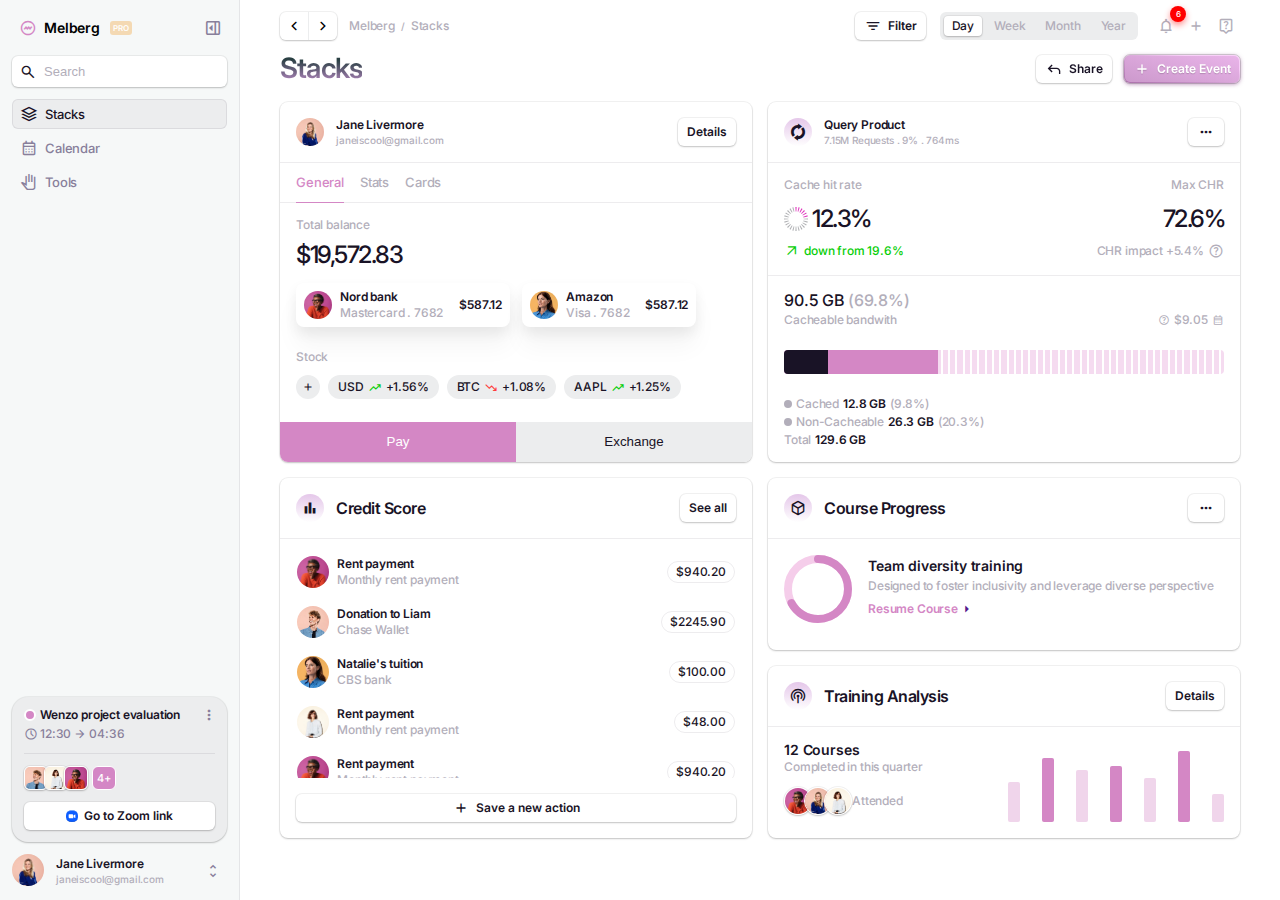
<file: app.html>
<!DOCTYPE html>
<html lang="en">
<head>
    <meta charset="UTF-8">
    <meta name="viewport" content="width=device-width, initial-scale=1.0">
    <title>Side Navigation Menu</title>
    <link rel="stylesheet" href="styleuiseven.css">
    <link rel="preconnect" href="https://fonts.googleapis.com">
    <link rel="preconnect" href="https://fonts.gstatic.com" crossorigin>
    <link href="https://fonts.googleapis.com/css2?family=Inter:ital,opsz,wght@0,14..32,100..900;1,14..32,100..900&display=swap" rel="stylesheet">

</head>
<body>

    <div id="profileDialogtwo" class="popup_one hidedialog">
        <div id="dim_filter" class="popup_dim"></div>
        <div class="profilemore zi_120 porel">
                            <div class="profilemore_section">
                                <a href="" class="profilemore_list">
                                    <div class="profilemore_list_left">
                                        <div class="profilemore_pp bgc_grey">N</div>
                                        <div class="profilemore_text">
                                            <p>Nora Jones</p>
                                            <p class="profilemore_text_light">@nora.dsgn</p>
                                        </div>
                                    </div>
                                    <div class="profilemore_list_right">
                                        <span class="material-symbols-outlined size-18 c_blue">check</span>
                                    </div>
                                </a>
                                <!-- list --- -->
                                <a href="" class="profilemore_list">
                                    <div class="profilemore_list_left">
                                        <div class="profilemore_pp bgc_green">R</div>
                                        <div class="profilemore_text">
                                            <p>Ruben Amorim</p>
                                            <p class="profilemore_text_light">@amorim.utd</p>
                                        </div>
                                    </div>
                                    <div class="profilemore_list_right"></div>
                                </a>
                            </div>
                            <!-- ----SECTIONS---------------- -->
                            <div class="profilemore_section">
                                <a href="" class="profilemore_list dropdown_on">
                                    <div class="profilemore_list_left">
                                        <!-- <div class="profilemore_pp">N</div> -->
                                        <span class="material-symbols-outlined size-18">calendar_month</span>
                                        <div class="profilemore_text">
                                            <p>Themes</p>
                                            <!-- <p class="profilemore_text_light">@nora.dsgn</p> -->
                                        </div>
                                    </div>
                                    <div class="profilemore_list_right porel ">

                                        <div class="profilemore_sub1">
                                            <div class="profilemore_section no_border">
                                                <div class="profilemore_list">
                                                    <div class="profilemore_list_left">
                                                        <span class="material-symbols-outlined size-18">calendar_month</span>
                                                        <div class="profilemore_text">
                                                            <p>Themes</p>
                                                        </div>
                                                    </div>
                                                    <div class="profilemore_list_right"></div>
                                                </div>
                                                <div class="profilemore_list">
                                                    <div class="profilemore_list_left">
                                                        <span class="material-symbols-outlined size-18">calendar_month</span>
                                                        <div class="profilemore_text">
                                                            <p>Themes</p>
                                                        </div>
                                                    </div>
                                                    <div class="profilemore_list_right"></div>
                                                </div>
                                            </div>
                                        </div>

                                        <span class="material-symbols-outlined size-18">chevron_forward</span>
                                    </div>
                                </a>
                                <!-- --- -->
                                <a href="" class="profilemore_list">
                                    <div class="profilemore_list_left">
                                        <!-- <div class="profilemore_pp">N</div> -->
                                        <span class="material-symbols-outlined size-18">settings</span>
                                        <div class="profilemore_text">
                                            <p>Settings</p>
                                            <!-- <p class="profilemore_text_light">@nora.dsgn</p> -->
                                        </div>
                                    </div>
                                    <div class="profilemore_list_right"></div>
                                </a>
                            </div>
                            <!-- ------SECTIONS-------------- -->
                            <div class="profilemore_section">
                                <a href="" class="profilemore_list">
                                    <div class="profilemore_list_left">
                                        <!-- <div class="profilemore_pp">N</div> -->
                                        <span class="material-symbols-outlined size-18">globe</span>
                                        <div class="profilemore_text">
                                            <p>Community profile</p>
                                            <!-- <p class="profilemore_text_light">@nora.dsgn</p> -->
                                        </div>
                                    </div>
                                    <div class="profilemore_list_right">
                                        <!-- <span class="material-symbols-outlined size-18">chevron_forward</span> -->
                                    </div>
                                </a>
                            </div>
                            <!-- -------SECTIONS------------- -->
                            <div class="profilemore_section no_border bgc_grey_thin br_bottom">
                                <a href="" class="profilemore_list">
                                    <div class="profilemore_list_left">
                                        <!-- <div class="profilemore_pp">N</div> -->
                                        <span class="material-symbols-outlined size-18">add</span>
                                        <div class="profilemore_text">
                                            <p>Add an existing account</p>
                                            <!-- <p class="profilemore_text_light">@nora.dsgn</p> -->
                                        </div>
                                    </div>
                                    <div class="profilemore_list_right">
                                        <!-- <span class="material-symbols-outlined size-18">chevron_forward</span> -->
                                    </div>
                                </a>
                                <!-- ------------------ -->
                                <a href="" class="profilemore_list">
                                    <div class="profilemore_list_left">
                                        <!-- <div class="profilemore_pp">N</div> -->
                                        <span class="material-symbols-outlined size-18">person</span>
                                        <div class="profilemore_text">
                                            <p>Manage accounts</p>
                                            <!-- <p class="profilemore_text_light">@nora.dsgn</p> -->
                                        </div>
                                    </div>
                                    <div class="profilemore_list_right">
                                        <!-- <span class="material-symbols-outlined size-18">chevron_forward</span> -->
                                    </div>
                                </a>
                                <!-- ------------------ -->
                                <a href="login.html" class="profilemore_list">
                                    <div class="profilemore_list_left">
                                        <!-- <div class="profilemore_pp">N</div> -->
                                        <span class="material-symbols-outlined size-18">logout</span>
                                        <div class="profilemore_text">
                                            <p>Log Out</p>
                                            <!-- <p class="profilemore_text_light">@nora.dsgn</p> -->
                                        </div>
                                    </div>
                                    <div class="profilemore_list_right">
                                        <!-- <span class="material-symbols-outlined size-18">chevron_forward</span> -->
                                    </div>
                                </a>
                            </div>
                        </div>
    </div>

    <div class="main-display">
        <div id="snackbarCopied" class="snackbar_copied">
            <span class="material-symbols-outlined size-16 c_green">check_circle</span>
            <p>Copied successfully</p>
        </div>
        
        <div class="side">



            

            <div class="side-top">

                <!-- logo -->
                <div class="side-top-logo">
                    <a href="index.html" class="logo">
                        <div class="logo-icon flex-c">
                            <span class="material-symbols-outlined size-18">error_med</span>
                         </div>
                        <p>Melberg</p>
                        <div class="pro">
                            <p>pro</p>
                        </div>
                    </a>
                    <!-- --- -->
                    <a href="" class="icon-wrap">
                        <span class="material-symbols-outlined size-20">right_panel_open</span>
                    </a>
                </div>

                <!-- search -->
                <div class="side-top-search">
                    <input type="type" name="search" placeholder="Search">
                    <div class="input-icon">
                        <span class="material-symbols-outlined size-18">search</span>
                    </div>
                </div>

                <!-- nav menu -->
                <nav class="side-top-nav">
                        <a class="nav-item active">
                            <div class="icon-wrap-plain">
                                <span class="material-symbols-outlined size-18">stacks</span>
                            </div>
                            <p>Stacks</p>
                        </a>
                        <!-- -- -->
                        <a class="nav-item">
                            <div class="icon-wrap-plain">
                                <span class="material-symbols-outlined size-18">calendar_month</span>
                            </div>
                            <p>Calendar</p>
                        </a>
                        <!-- --- -->
                        <a class="nav-item">
                            <div class="icon-wrap-plain">
                                <span class="material-symbols-outlined size-18">pan_tool</span>
                            </div>
                            <p>Tools</p>
                        </a>
                </nav>

            </div>
            <div class="side-bot">
                <div class="side-bot-card">
                    <div class="card_head">
                        <div class="schedule_info">
                            <div class="schedule_title">
                                <div class="bullet"></div>
                                <!-- <span class="material-symbols-outlined size-14">radio_button_unchecked</span> -->
                                <p>Wenzo project evaluation</p>
                            </div>
                            <div class="schedule_time">
                                <span class="material-symbols-outlined size-14">schedule</span>
                                <p>12:30</p>
                                <span class="material-symbols-outlined size-14">arrow_forward</span>
                                <p>04:36</p>
                            </div>
                        </div>
                        <a href="" class="icon-wrap icon-abs-r">
                            <span class="material-symbols-outlined size-18">more_vert</span>
                        </a>
                    </div>

                    <!-- members -->
                    <div class="card_members">
                        <img class="ml-0" src="photos/pp1.jpg">
                        <img src="photos/pp5.jpg">
                        <img src="photos/pp3.jpg">
                        <a href="" class="members_more">
                            <p>4+</p>
                        </a>
                    </div>

                    <!-- cta -->
                    <div class="card_cta">
                        <button class="btn-regular-w w-100">
                            <div>
                                <img src="zoomicon.svg">
                                <p>Go to Zoom link</p>
                            </div>
                        </button>
                    </div>
                </div>
                <div class="side-bot-user">
                    <div class="user_info">
                        <div class="user_pp">
                            <!-- <div class="dot_notif"></div> -->
                            <img src="photos/pp4.jpg">
                        </div>
                        <div class="user_names">
                            <p class="user_fullname">Jane Livermore</p>
                            <p class="user_handle">janeiscool@gmail.com</p>
                        </div>
                    </div>
                    <div class="porel">
                        <a id="profileButton" class="icon-wrap">
                            <span class="material-symbols-outlined size-18">unfold_more</span>
                        </a>

                        <!-- PROFILE MORE -->
                        <div class="profilemore hidedialog" id="profileDialog">
                            <div class="profilemore_section">
                                <a href="" class="profilemore_list">
                                    <div class="profilemore_list_left">
                                        <div class="profilemore_pp bgc_grey">N</div>
                                        <div class="profilemore_text">
                                            <p>Nora Jones</p>
                                            <p class="profilemore_text_light">@nora.dsgn</p>
                                        </div>
                                    </div>
                                    <div class="profilemore_list_right">
                                        <span class="material-symbols-outlined size-18 c_blue">check</span>
                                    </div>
                                </a>
                                <!-- list --- -->
                                <a href="" class="profilemore_list">
                                    <div class="profilemore_list_left">
                                        <div class="profilemore_pp bgc_green">R</div>
                                        <div class="profilemore_text">
                                            <p>Ruben Amorim</p>
                                            <p class="profilemore_text_light">@amorim.utd</p>
                                        </div>
                                    </div>
                                    <div class="profilemore_list_right"></div>
                                </a>
                            </div>
                            <!-- ----SECTIONS---------------- -->
                            <div class="profilemore_section">
                                <a href="" class="profilemore_list dropdown_on">
                                    <div class="profilemore_list_left">
                                        <!-- <div class="profilemore_pp">N</div> -->
                                        <span class="material-symbols-outlined size-18">calendar_month</span>
                                        <div class="profilemore_text">
                                            <p>Themes</p>
                                            <!-- <p class="profilemore_text_light">@nora.dsgn</p> -->
                                        </div>
                                    </div>
                                    <div class="profilemore_list_right porel ">

                                        <div class="profilemore_sub1">
                                            <div class="profilemore_section no_border">
                                                <div class="profilemore_list">
                                                    <div class="profilemore_list_left">
                                                        <span class="material-symbols-outlined size-18">calendar_month</span>
                                                        <div class="profilemore_text">
                                                            <p>Themes</p>
                                                        </div>
                                                    </div>
                                                    <div class="profilemore_list_right"></div>
                                                </div>
                                                <div class="profilemore_list">
                                                    <div class="profilemore_list_left">
                                                        <span class="material-symbols-outlined size-18">calendar_month</span>
                                                        <div class="profilemore_text">
                                                            <p>Themes</p>
                                                        </div>
                                                    </div>
                                                    <div class="profilemore_list_right"></div>
                                                </div>
                                            </div>
                                        </div>

                                        <span class="material-symbols-outlined size-18">chevron_forward</span>
                                    </div>
                                </a>
                                <!-- --- -->
                                <a href="" class="profilemore_list">
                                    <div class="profilemore_list_left">
                                        <!-- <div class="profilemore_pp">N</div> -->
                                        <span class="material-symbols-outlined size-18">settings</span>
                                        <div class="profilemore_text">
                                            <p>Settings</p>
                                            <!-- <p class="profilemore_text_light">@nora.dsgn</p> -->
                                        </div>
                                    </div>
                                    <div class="profilemore_list_right">
                                        <label class="switch"> 
                                            <input type="checkbox"> 
                                            <span class="slider"></span>
                                        </label>
                                    </div>
                                </a>
                            </div>
                            <!-- ------SECTIONS-------------- -->
                            <div class="profilemore_section">
                                <a href="" class="profilemore_list">
                                    <div class="profilemore_list_left">
                                        <!-- <div class="profilemore_pp">N</div> -->
                                        <span class="material-symbols-outlined size-18">globe</span>
                                        <div class="profilemore_text">
                                            <p>Community profile</p>
                                            <!-- <p class="profilemore_text_light">@nora.dsgn</p> -->
                                        </div>
                                    </div>
                                    <div class="profilemore_list_right">
                                        <!-- <span class="material-symbols-outlined size-18">chevron_forward</span> -->
                                    </div>
                                </a>
                            </div>
                            <!-- -------SECTIONS------------- -->
                            <div class="profilemore_section no_border bgc_grey_thin br_bottom">
                                <a href="" class="profilemore_list">
                                    <div class="profilemore_list_left">
                                        <!-- <div class="profilemore_pp">N</div> -->
                                        <span class="material-symbols-outlined size-18">add</span>
                                        <div class="profilemore_text">
                                            <p>Add an existing account</p>
                                            <!-- <p class="profilemore_text_light">@nora.dsgn</p> -->
                                        </div>
                                    </div>
                                    <div class="profilemore_list_right">
                                        <!-- <span class="material-symbols-outlined size-18">chevron_forward</span> -->
                                    </div>
                                </a>
                                <!-- ------------------ -->
                                <a href="" class="profilemore_list">
                                    <div class="profilemore_list_left">
                                        <!-- <div class="profilemore_pp">N</div> -->
                                        <span class="material-symbols-outlined size-18">person</span>
                                        <div class="profilemore_text">
                                            <p>Manage accounts</p>
                                            <!-- <p class="profilemore_text_light">@nora.dsgn</p> -->
                                        </div>
                                    </div>
                                    <div class="profilemore_list_right">
                                        <!-- <span class="material-symbols-outlined size-18">chevron_forward</span> -->
                                    </div>
                                </a>
                                <!-- ------------------ -->
                                <a href="../uinine/index.html" class="profilemore_list">
                                    <div class="profilemore_list_left">
                                        <!-- <div class="profilemore_pp">N</div> -->
                                        <span class="material-symbols-outlined size-18">logout</span>
                                        <div class="profilemore_text">
                                            <p>Log Out</p>
                                            <!-- <p class="profilemore_text_light">@nora.dsgn</p> -->
                                        </div>
                                    </div>
                                    <div class="profilemore_list_right">
                                        <!-- <span class="material-symbols-outlined size-18">chevron_forward</span> -->
                                    </div>
                                </a>
                            </div>
                        </div>
                        <!-- PROFILE MORE END -->
                    </div>
                    
                </div>
            </div>
            
        </div>


<!-- STAGE-------------------------------------------- -->
        <div class="stage">

            

            <!-- top part: breadcrumb,toggles, etc -->
            <div class="container">
                <div class="stage_top">

                    <!-- left -->
                    <div class="stage-top-left">

                        <!-- next-backtoggle -->
                        <div class="next_back">
                            <button class="btn-toggle-wrapped">
                                <span class="material-symbols-outlined size-18">chevron_backward</span>
                            </button>
                            <button class="btn-toggle-wrapped">
                                <span class="material-symbols-outlined size-18">chevron_forward</span>
                            </button>
                        </div>

                        <!-- breadcrumb -->
                        <div class="breadcrumb">
                            <a href="" class="">Melberg</a>
                            <p>/</p>
                            <a href="" class="">Stacks</a>
                        </div>

                    </div>

                    <!-- center -->
                    <div class="stage-top-center"></div>

                    <!-- right -->
                    <div class="stage-top-right">

                        <button id="filterButton" class="btn-regular-w">
                            <div>
                                <span href="" class="material-symbols-outlined size-18">filter_list</span>
                                <p>Filter</p>
                            </div>
                        </button>

                        <div class="date_switcher">
                            <a class="switch_list switch_active">Day</a>
                            <a class="switch_list">Week</a>
                            <a class="switch_list">Month</a>
                            <a class="switch_list">Year</a>
                        </div>

                        <a href="" class="icon-wrap-2">
                            <div class="dot_notif">
                                <p>6</p>
                            </div>
                            <span href="" class="material-symbols-outlined size-18">notifications</span>
                        </a>
                        <a href="" class="icon-wrap-2">
                            <span href="" class="material-symbols-outlined size-18">add</span>
                        </a>
                        <a href="" class="icon-wrap-2">
                            <span href="" class="material-symbols-outlined size-18">live_help</span>
                        </a>    
                    </div>

                </div>
            </div>
            

            <!-- Title part----------------------------------------- -->
            <div class="container" id="stickyHeader">
                <div class="page_title">
                    <div class="page_title_left">
                        <h1 id="pageTitle">Stacks</h1>
                    </div>
                    <div class="page_title_right">
                        <div class="porel">
                            <button id="shareButton" class="btn-regular-w">
                                <div>
                                    <span href="" class="material-symbols-outlined size-18">reply</span>
                                    <p>Share</p>
                                </div>
                            </button>
                            <!-- share dropdown --> 
                            
                                <div class="share_dd hide" id="shareDialog">
                                    <div class="dropdown">
                                        <div class="dropdown_head">
                                            <h4>Share with</h4>
                                            <div class="f-h sb mb-16 h-32">
                                                <img src="photos/pp1.jpg">
                                                <img src="photos/pp2.jpg">
                                                <img src="photos/pp3.jpg">
                                                <img src="photos/pp4.jpg">
                                                <img src="photos/pp5.jpg">
                                                <div class="v_line_onwhite"></div>
                                                <a href="" class="dd_search">
                                                    <span href="" class="material-symbols-outlined size-18">search</span>
                                                </a>
                                            </div>
                                        </div>
                                        <div class="dropdown_body mb-16">
                                            <h4>Share links</h4>
                                            <!-- list1 -->
                                            <div class="f-h gap8 mb-8">
                                                <div class="icon_wrap_round_40 bgc_grey_thin border_dark">
                                                    <span href="" class="material-symbols-outlined size-20 color_s">notifications</span>
                                                </div>
                                                <div class="f-v gap4">
                                                    <p class="fw-bold">Dennis x June</p>
                                                    <p class="fs-12 color_dl">30m . amie.so/sd/9fdbk</p>
                                                </div>
                                            </div>
                                            <!-- list2 -->
                                            <div class="f-h gap8 mb-8">
                                                <div class="icon_wrap_round_40 bgc_grey_thin border_dark border2">
                                                    <span href="" class="material-symbols-outlined size-20 color_p">apps</span>
                                                </div>
                                                <div class="f-v gap4">
                                                    <p class="fw-bold">Team onboarding</p>
                                                    <p class="fs-12 color_dl">60m . amie.so/s/dd928b</p>
                                                </div>
                                            </div>
                                        </div>
                                        <div class="dropdown_foot">
                                            <div class="f-h gap8 p-8 bgc_grey_light br ">
                                                <div class="w-100">
                                                    <p class="p_title fs-12 mb-4">Create share link</p>
                                                    <p class="p_caption">share all or specific slots</p>
                                                </div>
                                                <button class="btn-regular" onclick="copiedBar()">
                                                    <div>
                                                        <p>Copy</p>
                                                    </div>
                                                </button>
                                            </div>
                                        </div>
                                    </div>
                                </div>
                            
                        </div>

                        <button class="btn-regular">
                            <div>
                                <span href="" class="material-symbols-outlined size-18">add</span>
                                <p>Create Event</p>
                            </div>
                        </button>
                    </div>
                </div>
            </div>

            <!-- MAIN CONTENT -->
            <div class="container">
                <div class="main_content">

                   <div class="grid_one">

                        <!-- total_balance -->
                        <div class="content_card content1">
                            <!-- HEAD -->
                            <div class="content_card_head">

                                <!-- HEAD LEFT -->
                                <div class="content_card_head_left">
                                    <div class="total_balance_user">
                                        <img src="photos/pp4.jpg">
                                        <div class="user_names">
                                            <p class="user_fullname">Jane Livermore</p>
                                            <p class="user_handle">janeiscool@gmail.com</p>
                                            <!-- <p class="user_fullname">Morning Jane</p> -->
                                            <!-- <p class="user_handle">welcome back</p> -->
                                        </div>
                                    </div>
                                </div>

                                <!-- HEAD RIGHT -->
                                <div class="content_card_head_rigt">
                                    <button class="btn-regular-w">
                                        <div>
                                            <p>
                                                Details
                                            </p>
                                        </div>
                                    </button>
                                </div>

                            </div>

                            <!-- BODY -->
                            <div class="content_card_body">

                                <!-- TAB -->
                                <div class="total_balance_tab side_padding_16">
                                    <div class="total_balance_tab_wrap">
                                        <a href="" class="tb_active">General</a>
                                        <a href="" class="">Stats</a>
                                        <a href="" class="">Cards</a>
                                    </div>
                                </div>

                                <!-- total balance value -->
                                <div class="total_balance_value side_padding_16">
                                    <p class="value_title">Total balance</p>
                                    <p class="bignum">
                                        $19,572.83
                                    </p>
                                </div>

                                <!-- total balance cardbank -->
                                <div class="total_balance_cardbank_wrap side_padding_16">
                                    <div class="total_balance_cardbank">

                                        <div class="total_balance_cardbank_item">
                                            <div class="cardbank_item_left">
                                                <img src="photos/pp3.jpg">
                                                <div class="cardbank_name">
                                                    <p class="bold">Nord bank</p>
                                                    <p>Mastercard . 7682</p>
                                                </div>
                                            </div>
                                            <div class="cardbank_item_right">
                                                <p>$587.12</p>
                                            </div>
                                        </div>

                                        <div class="total_balance_cardbank_item">
                                            <div class="cardbank_item_left">
                                                <img src="photos/pp2.jpg">
                                                <div class="cardbank_name">
                                                    <p class="bold">Amazon</p>
                                                    <p>Visa . 7682</p>
                                                </div>
                                            </div>
                                            <div class="cardbank_item_right">
                                                <p>$587.12</p>
                                            </div>
                                        </div>

                                    </div>
                                </div>


                                <!-- STOCK -->
                                <div class="total_balance_stock side_padding_16">
                                    <p class="value_title">Stock</p>
                                    <div class="total_balance_stock_list">
                                        <a href="" class="stock_item_add">
                                            <span class="material-symbols-outlined size-14">add</span>
                                        </a>

                                        <a href="" class="stock_item">
                                            <p>USD</p>
                                            <span class="material-symbols-outlined size-14 c_green">trending_up</span>
                                            <p>+1.56%</p>
                                        </a href="">

                                        <a href="" class="stock_item">
                                            <p>BTC</p>
                                            <span class="material-symbols-outlined size-14 c_red">trending_down</span>
                                            <p>+1.08%</p>
                                        </a href="">

                                        <a href="" class="stock_item">
                                            <p>AAPL</p>
                                            <span class="material-symbols-outlined size-14 c_green">trending_up</span>
                                            <p>+1.25%</p>
                                        </a href="">

                                    </div>
                                </div>

                            </div>

                            <!-- foot -->
                            <div class="content_card_foot">
                                <button class="btn_regular_alt w-100">
                                    <div>
                                        <p>Pay</p>
                                    </div>
                                </button>
                                <button class="btn_regular_w_alt w-100">
                                    <div>
                                        <p>Exchange</p>
                                    </div>
                                </button>
                            </div>
                        </div>

                        <!-- CARD 2 -->
                        <div class="content_card content2 pb-16">
                            <!-- head -->
                            <div class="content_card_head">
                                <!-- HEAD LEFT -->
                                <div class="content_card_head_left">
                                    <div class="total_balance_user">
                                        <span href="" class="material-symbols-outlined size-20 content_card_title_icon">directory_sync</span>

                                        <!-- <h3 class="content_card_title">
                                            Major Expenses
                                        </h3> -->
                                        
                                        <div class="user_names">
                                            <p class="user_fullname">Query Product</p>
                                            <p class="user_handle">7.15M Requests . 9% . 764ms</p>
                                            <!-- <p class="user_fullname">Morning Jane</p> -->
                                            <!-- <p class="user_handle">welcome back</p> -->
                                        </div>
                                    </div>
                                </div>

                                <!-- HEAD RIGHT -->
                                <div class="content_card_head_rigt">
                                    <button class="btn-regular-w">
                                        <div>
                                            <span href="" class="material-symbols-outlined size-18">more_horiz</span>
                                            <!-- <p>
                                                Details
                                            </p> -->
                                        </div>
                                    </button>
                                </div>
                            </div>

                            <!-- body -->
                            <div class="content_card_body h_fc">
                                <div class="cache">

                                    <!-- cache_left -->
                                    <div class="cache_left">
                                        <p class="value_title">
                                            Cache hit rate
                                        </p>
                                        <div class="cache_num">
                                            <img src="photos/chartcircle.svg" class="img-32">
                                            <p class="bignum">12.3%</p>
                                        </div>
                                        <div class="text_icon c_green">
                                            <span href="" class="material-symbols-outlined size-16">arrow_outward</span>
                                            <p>down from 19.6%</p>
                                        </div>
                                    </div>

                                    <!-- cache_right -->
                                    <div class="cache_right">
                                        <p class="value_title">
                                            Max CHR
                                        </p>
                                        <div class="cache_num">
                                            <!-- <img src="photos/chartcircle.svg" class="img-32"> -->
                                            <p class="bignum">72.6%</p>
                                        </div>
                                        <div class="text_icon c_dark_light">
                                            <p>CHR impact +5.4%</p>
                                            <span href="" class="material-symbols-outlined size-16">help</span>
                                            
                                        </div>
                                    </div>
                                </div>
                                <!-- cache bottom -->
                                
                            </div>

                            <!-- foot -->
                            <div class="content_card_foot f-v sb h-100 pt-16">
                                <div class="cache_bottom  f-v sb h-100">
                                        <!-- top -->
                                        <div class="cache_bar side_padding_16">
                                            <div class="f-h w-100 mb-6 fs-16 gap4">
                                                <p>90.5 GB</p>
                                                <p class="color_dl">(69.8%)</p>
                                            </div>
                                            <div class="f-h sb fs-12 color_dl">
                                                <div>
                                                    <div></div>
                                                    <p>Cacheable bandwith</p>
                                                </div>
                                                <div class="f-h gap4 ">
                                                    <span href="" class="material-symbols-outlined size-12">help</span>
                                                    <p>$9.05</p>
                                                    <span href="" class="material-symbols-outlined size-12">calendar_month</span>
                                                </div>
                                            </div>
                                        </div>

                                        <!-- center -->
                                        <div class="bar_center side_padding_16">
                                            <div class="bar_base w-100">
                                                <div class="bar_violet"></div>
                                                <div class="bar_dark"></div>
                                                <div class="white_fence">
                                                    <div></div>
                                                    <div></div>
                                                    <div></div>
                                                    <div></div>
                                                    <div></div>
                                                    <div></div>
                                                    <div></div>
                                                    <div></div>
                                                    <div></div>
                                                    <div></div>
                                                    <div></div>
                                                    <div></div>
                                                    <div></div>
                                                    <div></div>
                                                    <div></div>
                                                    <div></div>
                                                    <div></div>
                                                    <div></div>
                                                    <div></div>
                                                    <div></div>
                                                    <div></div>
                                                    <div></div>
                                                    <div></div>
                                                    <div></div>
                                                    <div></div>
                                                    <div></div>
                                                    <div></div>
                                                    <div></div>
                                                    <div></div>
                                                    <div></div>
                                                    <div></div>
                                                    <div></div>
                                                    <div></div>
                                                    <div></div>
                                                    <div></div>
                                                    <div></div>
                                                    <div></div>
                                                    <div></div>
                                                    <div></div>
                                                    <div></div>
                                                    <div></div>
                                                    <div></div>
                                                    <div></div>
                                                    <div></div>
                                                    <div></div>
                                                    <div></div>
                                                    <div></div>
                                                    <div></div>
                                                    <div></div>
                                                    <div></div>
                                                    <div></div>
                                                    <div></div>
                                                    <div></div>
                                                    <div></div>
                                                    <div></div>
                                                    <div></div>
                                                    <div></div>
                                                    <div></div>
                                                    <div></div>
                                                    <div></div>
                                                </div>
                                            </div>
                                        </div>

                                        <!-- bottom -->
                                        <div class="cache_detail side_padding_16">
                                            <div class="f-h gap4 fs-12 color_dl mb-6">
                                                <div class="dot"></div>
                                                <p>Cached</p>
                                                <p class="color_db fw-bold">12.8 GB</p>
                                                <p>(9.8%)</p>
                                            </div>

                                            <div class="f-h gap4 fs-12 color_dl mb-6">
                                                <div class="dot"></div>
                                                <p>Non-Cacheable</p>
                                                <p class="color_db fw-bold">26.3 GB</p>
                                                <p>(20.3%)</p>
                                            </div>

                                            <div class="f-h gap4 fs-12 color_dl">
                                                <!-- <div class="dot"></div> -->
                                                <p>Total</p>
                                                <p class="color_db fw-bold">129.6 GB</p>
                                                <!-- <p>(9.8%)</p> -->
                                            </div>
                                        </div>
                                </div>
                            </div>
                        </div>

                        <!-- CARD 3 -->
                        <div class="content_card content3">
                            <!-- head -->
                            <div class="content_card_head">
                                <!-- HEAD LEFT -->
                                <div class="content_card_head_left">
                                    <div class="total_balance_user">
                                        <span href="" class="material-symbols-outlined size-18 content_card_title_icon"><!-- trip_origin -->bar_chart</span>
                                        
                                        <h3 class="content_card_title">
                                            Credit Score
                                        </h3>
                                    </div>
                                </div>

                                <!-- HEAD RIGHT -->
                                <div class="content_card_head_rigt">
                                    <button class="btn-regular-w">
                                        <div>
                                            <!-- <span href="" class="material-symbols-outlined size-18">more_horiz</span> -->
                                            <p>
                                                See all
                                            </p>
                                        </div>
                                    </button>
                                </div>
                            </div>
                            <!-- body -->
                            <div class="content_card_body p-8 h-100 scrollghost">
                                <div class="actions">
                                    <div class="actions_item p-8">
                                        <div class="f-h sb">
                                            <div class="f-h gap8">
                                                <div class="actions_item_ava">
                                                    <!-- <span href="" class="material-symbols-outlined size-18">directory_sync</span> -->
                                                    <img src="photos/pp3.jpg">
                                                </div>
                                                <div>
                                                    <p class="fs-12 fw-bold mb-4">Rent payment</p>
                                                    <p class="fs-12 color_dl">Monthly rent payment</p>
                                                </div>
                                            </div>
                                            <div class="actions_item_amount">
                                                <p class="fs-12">$940.20</p>
                                            </div>
                                        </div>
                                    </div>
                                    <div class="actions_item p-8">
                                        <div class="f-h sb">
                                            <div class="f-h gap8">
                                                <div class="actions_item_ava">
                                                    <!-- <span href="" class="material-symbols-outlined size-18">directory_sync</span> -->
                                                    <img src="photos/pp1.jpg">
                                                </div>
                                                <div>
                                                    <p class="fs-12 fw-bold mb-4">Donation to Liam</p>
                                                    <p class="fs-12 color_dl">Chase Wallet</p>
                                                </div>
                                            </div>
                                            <div class="actions_item_amount">
                                                <p class="fs-12">$2245.90</p>
                                            </div>
                                        </div>
                                    </div>
                                    <div class="actions_item p-8">
                                        <div class="f-h sb">
                                            <div class="f-h gap8">
                                                <div class="actions_item_ava">
                                                   
                                                    <img src="photos/pp2.jpg">
                                                </div>
                                                <div>
                                                    <p class="fs-12 fw-bold mb-4">Natalie's tuition</p>
                                                    <p class="fs-12 color_dl">CBS bank</p>
                                                </div>
                                            </div>
                                            <div class="actions_item_amount">
                                                <p class="fs-12">$100.00</p>
                                            </div>
                                        </div>
                                    </div>
                                    <div class="actions_item p-8">
                                        <div class="f-h sb">
                                            <div class="f-h gap8">
                                                <div class="actions_item_ava">
                                                    <!-- <span href="" class="material-symbols-outlined size-18">directory_sync</span> -->
                                                    <img src="photos/pp5.jpg">
                                                </div>
                                                <div>
                                                    <p class="fs-12 fw-bold mb-4">Rent payment</p>
                                                    <p class="fs-12 color_dl">Monthly rent payment</p>
                                                </div>
                                            </div>
                                            <div class="actions_item_amount">
                                                <p class="fs-12">$48.00</p>
                                            </div>
                                        </div>
                                    </div>
                                    <div class="actions_item p-8">
                                        <div class="f-h sb">
                                            <div class="f-h gap8">
                                                <div class="actions_item_ava">
                                                    <!-- <span href="" class="material-symbols-outlined size-18">directory_sync</span> -->
                                                    <img src="photos/pp3.jpg">
                                                </div>
                                                <div>
                                                    <p class="fs-12 fw-bold mb-4">Rent payment</p>
                                                    <p class="fs-12 color_dl">Monthly rent payment</p>
                                                </div>
                                            </div>
                                            <div class="actions_item_amount">
                                                <p class="fs-12">$940.20</p>
                                            </div>
                                        </div>
                                    </div>
                                    <div class="actions_item p-8">
                                        <div class="f-h sb">
                                            <div class="f-h gap8">
                                                <div class="actions_item_ava">
                                                    <!-- <span href="" class="material-symbols-outlined size-18">directory_sync</span> -->
                                                    <img src="photos/pp3.jpg">
                                                </div>
                                                <div>
                                                    <p class="fs-12 fw-bold mb-4">Rent payment</p>
                                                    <p class="fs-12 color_dl">Monthly rent payment</p>
                                                </div>
                                            </div>
                                            <div class="actions_item_amount">
                                                <p class="fs-12">$940.20</p>
                                            </div>
                                        </div>
                                    </div>
                                    <div class="actions_item p-8">
                                        <div class="f-h sb">
                                            <div class="f-h gap8">
                                                <div class="actions_item_ava">
                                                    <!-- <span href="" class="material-symbols-outlined size-18">directory_sync</span> -->
                                                    <img src="photos/pp1.jpg">
                                                </div>
                                                <div>
                                                    <p class="fs-12 fw-bold mb-4">Donation to Liam</p>
                                                    <p class="fs-12 color_dl">Chase Wallet</p>
                                                </div>
                                            </div>
                                            <div class="actions_item_amount">
                                                <p class="fs-12">$2245.90</p>
                                            </div>
                                        </div>
                                    </div>
                                    <div class="actions_item p-8">
                                        <div class="f-h sb">
                                            <div class="f-h gap8">
                                                <div class="actions_item_ava">
                                                   
                                                    <img src="photos/pp2.jpg">
                                                </div>
                                                <div>
                                                    <p class="fs-12 fw-bold mb-4">Natalie's tuition</p>
                                                    <p class="fs-12 color_dl">CBS bank</p>
                                                </div>
                                            </div>
                                            <div class="actions_item_amount">
                                                <p class="fs-12">$100.00</p>
                                            </div>
                                        </div>
                                    </div>

                                </div>
                            </div>
                            <!-- foot -->
                            <div class="content_card_foot p-16">
                                <button class="btn-regular-w w-100">
                                    <div>
                                        <span href="" class="material-symbols-outlined size-18">add</span>
                                        <p>Save a new action</p>
                                    </div>
                                </button>
                            </div>
                        </div>

                        <!-- CARD 4 -->
                        <div class="content4 f-v gap16">
                            <div class="content_card h-100">
                                <!-- head -->
                                <div class="content_card_head">
                                    <!-- HEAD LEFT -->
                                    <div class="content_card_head_left">
                                        <div class="total_balance_user">
                                            <span href="" class="material-symbols-outlined size-18 content_card_title_icon"><!-- trip_origin -->deployed_code</span>
                                            
                                            <h3 class="content_card_title">
                                                Course Progress
                                            </h3>
                                        </div>
                                    </div>

                                    <!-- HEAD RIGHT -->
                                    <div class="content_card_head_rigt">
                                        <button class="btn-regular-w">
                                            <div>
                                                <span href="" class="material-symbols-outlined size-18">more_horiz</span>
                                                <!-- <p>
                                                    Details
                                                </p> -->
                                            </div>
                                        </button>
                                    </div>
                                </div>
                                <!-- body -->
                                <div class="content_card_body">
                                    <div class="f-h w-100">
                                        <div class="course_pie">
                                            <svg class="progress-circle indefinite" width="100" height="100">
                                              <g transform="rotate(-90,0,0)">
                                                <circle class="bg" r="30" cx="-50" cy="50" fill="none"></circle>
                                                <circle class="progress" r="30" cx="-50" cy="50" fill="none" style="animation: 1.6s linear 0s 1 normal none running progress-bar;stroke-dashoffset: 627.5px;stroke-linecap: round;"></circle>
                                                <!-- <circle class="progress" r="120" cx="200" cy="200" fill="none"></circle> -->
                                              </g>
                                            </svg>

                                            <svg width="0" height="0">
                                              <defs>
                                                <linearGradient id="cl1" gradientUnits="objectBoundingBox" x1="0" y1="0" x2="1" y2="1">
                                                  <stop stop-color="#d487c5"/>
                                                  <stop offset="100%" stop-color="#d487c5"/>
                                                </linearGradient>
                                              </defs>
                                            </svg>
                                        </div>

                                        <div class="coursetext">
                                            <div class="f-v w-100 gap6 p-16 pl-non">
                                                <p class="fw-bold">Team diversity training</p>
                                                <p class="fs-12-p c_dark_light">Designed to foster inclusivity and leverage diverse perspective</p>
                                                <a class="btn-link" href="">
                                                    <p>
                                                        Resume Course
                                                    </p>
                                                    <span class="material-symbols-outlined size-18">arrow_right</span>
                                                </a>
                                            </div>
                                        </div>
                                    </div>
                                </div>
                                <!-- foot -->
                                <!-- <div class="content_card_foot"></div> -->
                            </div>
                            <!-- -- -->
                            <div class="content_card h-100">
                                <!-- head -->
                                <div class="content_card_head">
                                    <!-- HEAD LEFT -->
                                    <div class="content_card_head_left">
                                        <div class="total_balance_user">
                                            <span href="" class="material-symbols-outlined size-18 content_card_title_icon"><!-- trip_origin --><!-- donut_large -->
                                                podcasts
                                            </span>
                                            
                                            <h3 class="content_card_title">
                                                Training Analysis
                                            </h3>
                                        </div>
                                    </div>

                                    <!-- HEAD RIGHT -->
                                    <div class="content_card_head_rigt">
                                        <button class="btn-regular-w">
                                            <div>
                                                <!-- <span href="" class="material-symbols-outlined size-18">more_horiz</span> -->
                                                <p>
                                                    Details
                                                </p>
                                            </div>
                                        </button>
                                    </div>
                                </div>
                                <!-- body -->
                                <div class="content_card_body">
                                    <div class="f-h w-100 h-100 gap8 p-16">
                                        <div class="training_amount f-v w-100 h-100 gap8">
                                            <div class="training_completed f-v gap4">
                                                <p class="fw-bold color_db">12 Courses</p>
                                                <p class="fs-12 color_dl">Completed in this quarter</p>
                                            </div>
                                            <div class="training_attended f-h h-100">
                                                <div class="f-h">
                                                    <img class="img_pp_28" src="photos/pp3.jpg">
                                                    <img class="img_pp_28 ml--8" src="photos/pp4.jpg">
                                                    <img class="img_pp_28 ml--8" src="photos/pp5.jpg">
                                                </div>
                                                <p class="fs-12 color_dl">Attended</p>
                                            </div>
                                        </div>
                                        <div class="training_chart">
                                           
                                                <div class="chart_light" style="height: 50%;"></div>
                                                <div class="chart_bold" style="height: 80%;"></div>
                                                <div class="chart_light" style="height: 65%;"></div>
                                                <div class="chart_bold" style="height: 70%;"></div>
                                                <div class="chart_light" style="height: 55%;"></div>
                                                <div class="chart_bold" style="height: 90%;"></div>
                                                <div class="chart_light" style="height: 35%;"></div>
                                            
                                        </div>
                                    </div>
                                </div>
                                <!-- foot -->
                                <!-- <div class="content_card_foot"></div> -->
                            </div>
                        </div>

                        <!-- <div class="content4"></div> -->
                   </div>

                </div>
            </div>





        </div>
    </div>
    <!-- <nav class="side-nav">
        <ul>
            <li class="menu-item active">Home</li>
            <li class="menu-item">About</li>
            <li class="menu-item">Services</li>
            <li class="menu-item">Contact</li>
        </ul>
    </nav> -->


    <script src="scriptuiseven.js"></script>
    <script type="text/javascript" src="https://cdnjs.cloudflare.com/ajax/libs/jquery/2.1.3/jquery.min.js"></script>
</body>
</html>
</file>
<file: styleuiseven.css>
:root {
    /*color main*/
    --color-primary: #4B23E2;
    --color-secondary: #D487C5;
    --color-secondary-light: #F8E0F3;

    /*dark-shade*/
    --color-dark-bold: #191326;
    --color-dark-bold-10: hsl(259deg 33% 11% / 12%);
    --color-dark-medium: #887F9B;
    --color-dark-light: #B2AEBA;

    /*grey shade*/
    --color-grey-thin: hsl(198deg 12% 97%);
    /*--color-grey-light: hsl(198deg 12% 92%);*/
    --color-grey-light: hsl(210deg 6% 93%);

    /*hover*/
    --hover: rgb(25 19 38 / 4%);
    --hover2: rgb(25 19 38 / 6%);
    --hover-onwhite: hsl(198deg 12% 95%);

    /*border-line*/
    --dashed1: dashed 1px var(--color-shade-3);
    --solid-thin: 1px solid rgb(25 19 38 / 8%);

    /*shadow*/
    /*--shadow-1: 0px 1px 2px #00000018;*/
    --shadow-heavy: 0px 24px 40px 10px hsl(0deg 0% 0% / 16%)/*, 0px 16px 20px 8px hsl(0deg 0% 0% / 4%)*/;
    --shadow-1: 0px 1px 2px hsl(0deg 0% 0% / 20%), 0px 0px 0px 1px hsl(0deg 0% 0% / 5%);
    --shadow-2: 0px 6px 12px 2px hsl(0deg 0% 0% / 16%)/*, 0px 16px 20px 8px hsl(0deg 0% 0% / 4%)*/;
}

*{
    box-sizing: border-box;
    margin: 0;
}
body{
    /*font-family: Inter;*/
    letter-spacing: -.16px;
    font-family: "Inter", sans-serif;
    font-optical-sizing: auto;
    font-weight: 500;
    font-style: normal;
    font-size: 14px;
    /*font-weight: 600;*/
    line-height: 1;
    color: var(--color-dark-bold);
    /*background-color: #fafafa;*/
}
a{
    text-decoration: none;
    /*color: var(--darkstrong);*/
}
button{
    cursor: pointer;
}
h1{
    font-size: 28px;
    font-weight: 600;
    line-height: 1.2;
    letter-spacing: -.8px;
    background: linear-gradient(1deg, rgb(205 149 215) 0%, rgb(41 63 66) 76%);
    -webkit-background-clip: text;
    -webkit-text-fill-color: transparent;
}
h4{6
    font-size: 14px;
    line-height: 1.25;
}
h3{
    font-weight: 600;
    letter-spacing: -.5px;
    font-size: 16px;
}
/* For Webkit-based browsers (Chrome, Safari) */
::-webkit-scrollbar {
    width: 10px;
    /*padding: 4px;*/
    border: 2px solid yellow;
}

::-webkit-scrollbar-track {
    background: white;
    /*padding: 4px;*/
}

::-webkit-scrollbar-thumb {
    background: #E2E2E2;
    border-radius: 16px;
    /*padding: 4px;*/
}

::-webkit-scrollbar-thumb:hover {
    background: #CBCBCB;
}

/* For Firefox */
* {
    scrollbar-width: thin;
    scrollbar-color: #888 #f1f1f1;
}


/*COMMONS*/
.container{
    padding: 0 40px;
    max-width: 1200px;
    margin: 0 auto;
    overflow: visible;
}
.w-100{
    width: 100% !important;
}
.side_padding_16{
    padding: 0 16px;
}
.upbot_16{
    padding: 16px 0;
}
.up_16{
    padding: 16px 0 0 0 !important;
}
.dot_notif{
    background-color: red;
    width: 16px;
    height: 16px;
    position: absolute;
    z-index: 8;
    top: -6px;
    right: -6px;
    border-radius: 88px;
    box-shadow: 0px 3px 6px hsl(0deg 100% 50% / 45%);
    display: flex;
    justify-content: center;
    align-items: center;
    color: white;
    font-size: 8px;
}
.border_bottom{
    border-bottom: var(--solid-thin);
}




/*FONT ICON*/
        @font-face {
          font-family: 'Material Symbols Outlined';
          font-style: normal;
          src: url(MaterialSymbolsOutlined[FILL,GRAD,opsz,wght].woff2) format('woff2');
        }
        .material-symbols-outlined {
          font-family: 'Material Symbols Outlined';
          font-weight: normal;
          font-style: normal;
          font-size: 24px;  /* Preferred icon size */
          display: inline-block;
          line-height: 1;
          text-transform: none;
          letter-spacing: normal;
          word-wrap: normal;
          white-space: nowrap;
          direction: ltr;
        }
        .size-40{
            font-size: 40px;
            font-variation-settings: 'OPSZ' 40;
        }
        .size-20{
            font-size: 20px;
            font-variation-settings: 'OPSZ' 20;
        }
        .size-18{
            font-size: 18px;
            font-variation-settings: 'OPSZ' 18;
        }
        .size-16{
            font-size: 16px;
            font-variation-settings: 'OPSZ' 16;
        }

        .size-14{
            font-size: 14px;
            font-variation-settings: 'OPSZ' 14;
        }

        .size-12{
            font-size: 12px;
            font-variation-settings: 'OPSZ' 12;
        }

/*BUTTONS*/
        .btn-reg{
            padding: 1px 1px;
            font-size: 14px;
            color: white;
            border:none;
            /*background-color: var(--darkstrong);*/
            background: rgb(249,208,249);
            background: linear-gradient(194deg, rgba(249,208,249,1) 25%, rgba(204,153,204,1) 60%, rgba(170,112,170,1) 100%);
            border-radius: 6px;
            outline: 1px solid #00000024;
            position: relative;
            box-shadow: 0px 1px 4px hsl(300deg 34% 39% / 64%);
            transition: all .4s ease;
        }
        .btn-reg p{
            padding: 8px 12px;
            /*background-color: #cc99cc;*/
            background: linear-gradient(194deg, rgba(233,180,233,1) 0%, rgba(204,153,204,1) 100%);
            border-radius: 5px;
            width: max-content;
            color: white;
            text-shadow: 0px 1px 1px #0000002e;
            transition: all .4s ease;
            width: 100%;
        }
        .btn-reg:hover > p {
            /*color: black;*/
            background: linear-gradient(0deg, rgba(233,180,233,1) 0%, rgba(204,153,204,1) 100%);
        }
        .btn-reg-ghost{
            padding: 8px 12px;
            font-size: 14px;
            color: var(--darkstrong);
            border:none;
            background-color: #ffffff00;
            border-radius: 5px;
        }
        .btn-reg-ghost:hover{
            background-color: #1241470f;
        }

        .btn-small{
            padding: 1px 1px;
            font-size: 12px;
            color: white;
            border:none;
            /*background-color: var(--darkstrong);*/
            background: rgb(249,208,249);
            background: linear-gradient(194deg, rgba(249,208,249,1) 25%, rgba(204,153,204,1) 60%, rgba(170,112,170,1) 100%);
            border-radius: 6px;
            outline: 1px solid #00000024;
            position: relative;
            box-shadow: 0px 1px 4px hsl(300deg 34% 39% / 64%);
            transition: all .4s ease;
        }
        .btn-small p{
            padding: 4px 8px;
            /*background-color: #cc99cc;*/
            background: linear-gradient(194deg, rgba(233,180,233,1) 0%, rgba(204,153,204,1) 100%);
            border-radius: 5px;
            width: max-content;
            color: white;
            text-shadow: 0px 1px 1px #0000002e;
            width: 100%;
        }
        .btn-small:hover > p {
            /*color: black;*/
            background: linear-gradient(0deg, rgba(233,180,233,1) 0%, rgba(204,153,204,1) 100%);
        }
        .btn-small-pale{
            padding: 6px 10px;
            font-size: 11px;
            color: white;
            border: none;
            /*background-color: #ffffff3b;*/
            background-color: #00000018;
            /*background: rgb(249,208,249);*/
            /*background: linear-gradient(194deg, rgba(249,208,249,1) 25%, rgba(204,153,204,1) 60%, rgba(170,112,170,1) 100%);*/
            border-radius: 6px;
            /*outline: 1px solid #00000024;*/
            position: relative;
            /*box-shadow: 0px 1px 4px hsl(300deg 34% 39% / 64%);*/
            transition: all .4s ease;
        }
        .btn-small-pale:hover{
            background-color: #00000055;
        }

        .btn-small-white{
            padding: 6px 10px;
            font-size: 11px;
            color: black;
            border: none;
            /*background-color: #ffffff3b;*/
            background-color: #ffffff;
            /*background: rgb(249,208,249);*/
            /*background: linear-gradient(194deg, rgba(249,208,249,1) 25%, rgba(204,153,204,1) 60%, rgba(170,112,170,1) 100%);*/
            border-radius: 6px;
            /*outline: 1px solid #00000024;*/
            position: relative;
            /*box-shadow: 0px 1px 4px hsl(300deg 34% 39% / 64%);*/
            transition: all .4s ease;
        }
        .btn-small-white:hover{
            background-color: #ffffff;
        }

/*BUTTON NEWWWW!!!--------------------------------*/
        /*regular*/
        .btn-regular{
            padding: 1px 1px;
            /*font-size: 12px;*/
            /*letter-spacing: -.5px;*/
            font-weight: 600;
            font-size: 12px;
            font-family: Inter;
            line-height: 1;
            height: 28px;
            color: white;
            border:none;
            /*background-color: var(--darkstrong);*/
            background: rgb(249,208,249);
            background: linear-gradient(194deg, rgba(249,208,249,1) 25%, rgba(204,153,204,1) 60%, rgba(170,112,170,1) 100%);
            border-radius: 6px;
            outline: 1px solid #00000024;
            position: relative;
            box-shadow: 0px 1px 4px hsl(300deg 34% 39% / 64%);
            transition: all .4s ease;
        }
        .btn-regular div img{
            width: 12px;
        }
        .btn-regular div{
            display: flex;
            align-items: center;
            justify-content: center;
            gap: 6px;
            padding: 0px 8px;
            /*background-color: #cc99cc;*/
            background: linear-gradient(194deg, rgba(233,180,233,1) 0%, rgba(204,153,204,1) 100%);
            border-radius: 5px;
            width: max-content;
            color: white;
            text-shadow: 0px 1px 1px #0000002e;
            width: 100%;
            height: 100%;
        }
        .btn-regular:hover > div {
            /*color: black;*/
            background: linear-gradient(0deg, rgba(233,180,233,1) 0%, rgba(204,153,204,1) 100%);
        }

        /*white*/
        .btn-regular-w{
            font-family: Inter;
            padding: 1px 1px;
            /*font-size: 12px;*/
            /*letter-spacing: -.5px;*/
            font-weight: 600;
            font-size: 12px;
            line-height: 1;
            height: 28px;
            color: white;
            border:none;
            background-color: white;
            /*background: rgb(249,208,249);*/
            /*background: linear-gradient(194deg, rgba(249,208,249,1) 25%, rgba(204,153,204,1) 60%, rgba(170,112,170,1) 100%);*/
            border-radius: 6px;
            /*outline: 1px solid #00000024;*/
            position: relative;
            /*box-shadow: 0px 1px 4px hsl(300deg 34% 39% / 64%);*/
            transition: all .4s ease;
            box-shadow: var(--shadow-1);
        }
        .btn-regular-w div img{
            width: 12px;
        }
        .btn-regular-w div{
            display: flex;
            align-items: center;
            justify-content: center;
            gap: 6px;
            padding: 0px 8px;
            /*background-color: #cc99cc;*/
            /*background: linear-gradient(194deg, rgba(233,180,233,1) 0%, rgba(204,153,204,1) 100%);*/
            border-radius: 5px;
            width: max-content;
            color: var(--color-dark-bold);
            /*text-shadow: 0px 1px 1px #0000002e;*/
            width: 100%;
        }
        .btn-regular-w:hover{
            background-color: var(--color-grey-thin);
        }
        .btn-regular-w:hover > div {
            /*color: black;*/
            /*background: linear-gradient(0deg, rgba(233,180,233,1) 0%, rgba(204,153,204,1) 100%);*/
        }

        /*LINK BUTTON*/
        .btn-link{
            display: flex;
            align-items: center;
            gap: 0px;
        }
        .btn-link p{
            font-size: 12px;
            line-height: 1;
            color: var(--color-secondary);
            font-weight: 600;
        }

        /*BUTTON NEW END*/

        .date_switcher{
            display: flex;
            align-items: center;
            height: 28px;
            background-color: var(--color-grey-light);
            border-radius: 6px;
            padding: 4px;
            gap: 4px;
            margin: 0px 12px;
        }
        .switch_list{
            padding: 8px;
            font-size: 12px;
            line-height: 1;
            color: var(--color-dark-light);
            height: 100%;
            display: flex;
            justify-content: center;
            align-items: center;
            border-radius: 4px;
        }
        .switch_list:hover{
            background-color: var(--hover2);
            /*background-color: var(--color-grey-light);*/
            /*background-color: white;*/
            color: var(--color-dark-bold);
            cursor: pointer;
            /*box-shadow: var(--shadow-1);*/
        }
        .switch_active{
            box-shadow: var(--shadow-1);
            background-color: white;
            color: var(--color-dark-bold) !important;
        }
        .switch_active:hover{
            /*box-shadow: var(--shadow-1);*/
            background-color: var(--color-grey-thin);
        }

/*SIDE NAV*/
        .side-nav {
            /*width: 200px;*/
            /*height: 100vh;*/
            background-color: var(--color-primary);
            /*padding: 20px;*/
        }


        .side-nav ul {
            list-style: none;
            padding: 0;
        }

        .side-nav .menu-item {
            color: white;
            padding: 10px 15px;
            cursor: pointer;
        }

        /*real---*/
        .nav-item{
            padding: 0px 0px;
            display: flex;
            gap: 0px;
            align-items: center;
            border-radius: 6px;
            cursor: pointer;
            transition: all 400ms ease;
            color: var(--color-dark-medium);
            border: 1px solid rgb(25 19 38 / 0%);
            font-size: 13px;
        }
        .nav-item:hover{
            background-color: var(--hover);
            border: 1px solid rgb(25 19 38 / 0%);
        }
        .nav-item.active{
            /*background-color: var(--color-primary);*/
            color: var(--color-dark-bold);
            /*background-color: rgb(25 19 38 / 8%);*/
            background-color: var(--color-grey-light);
            border: 1px solid rgb(25 19 38 / 8%);
        }
        /*---*/

        .side-nav .menu-item:hover {
            background-color: #575757;
        }

        .side-nav .menu-item.active {
            background-color: #1a73e8;
        }

/*FLEX*/
        .flex-c{
            display: flex;
            justify-content: center;
            align-items: center;
        }

/*SIDE*/
        .main-display{
            /*display: flex;*/
            display: grid;
            width: 100%;
            height: 100vh;
            grid-template-columns: 240px 1fr;
        }
        .side{
            background-color: var(--color-grey-thin);
            /*width: 240px;*/
            height: 100vh;
            padding: 12px;
            border-right: var(--solid-thin);
            display: flex;
            flex-direction: column;
            justify-content: space-between;
            grid-column: 1 / 2;
            position: relative;
            /*position: fixed;*/
        }
        /*.side{
            width: 240px;
        }*/
        .stage{
            /*background-color: beige;*/
            width: 100%;
            height: 100vh;
            overflow-y: scroll;
            grid-column: 2 / 3;
            position: relative;
        }


/*LOGO*/
        .logo{
            display: flex;
            align-items: center;
            gap: 0px;
            color: black;
            position: relative;
        }
        .logo p{
            font-size: 14px;
            font-weight: 600;
        }
        .logo-icon{
            width: 32px;
            height: 32px;
            /*background-color: red;*/
            color: var(--color-secondary);
            border-radius: 8px;
        }
        .pro{
            position: absolute;
            right: -32px;
            top: 0px;
            height: 100%;
            display: flex;
            align-items: center;
        }
        .pro p{
            padding: 3px 3px;
            border-radius: 3px;
            color: white;
            font-size: 8px;
            text-transform: uppercase;
            background-color: #F4D9B3;
        }

        /*.logo-icon{
            width: 32px;
            height: 32px;
            background-color: red;
            color: white;
            border-radius: 8px;
        }
*/

/*ICON WRAPPER*/
        .icon-wrap{
            display: flex;
            justify-content: center;
            align-items: center;
            width: 28px;
            height: 28px;
            border-radius: 4px;
            color: var(--color-dark-medium);
        }
        .icon-wrap:hover {
            background-color: var(--hover);
        }
        .icon-wrap a{
            color: var(--color-dark-medium);
        }
        .icon-wrap:hover > a{
            color: var(--color-primary);
        }


        .icon-wrap-plain{
            display: flex;
            justify-content: center;
            align-items: center;
            width: 32px;
            height: 28px;
            border-radius: 4px;
            padding: 0px 2px 0px 2px;
        }


        .icon-wrap-2{
            display: flex;
            justify-content: center;
            align-items: center;
            width: 28px;
            height: 28px;
            border-radius: 4px;
            color: var(--color-dark-medium);
            position: relative;
        }
        .icon-wrap-2:hover {
            background-color: white;
            box-shadow: var(--shadow-1);
        }
        .icon-wrap-2 span{
            color: var(--color-dark-light);
        }
        .icon-wrap-2:hover > span{
            color: var(--color-dark-bold);
        }

/*side-top*/
        .side-top{
            display: flex;
            flex-direction: column;
            gap: 12px;
        }
        .side-top-logo{
            display: flex;
            justify-content: space-between;
            align-items: center;
        }
        .side-top-nav{
            display: flex;
            flex-direction: column;
            gap: 4px;
        }
        .side-top-search{
            position: relative;
        }
        .side-top-search input{
            width: 100%;
            padding: 8px 12px 8px 32px;
            border: none;
            /*border: var(--solid-thin);*/
            border-radius: 6px;
            font-size: 13px;
            box-shadow: var(--shadow-1);
        }
        .input-icon{
            position: absolute;
            left: 0;
            top: 0;
            z-index: 2;
            height: 100%;
            width: 32px;
            display: flex;
            align-items: center;
            justify-content: center;
        }
        .side-top-search input:focus{
            outline: none;
        }
        .side-top-search input::placeholder{
            color: var(--color-dark-light);
        }

        .side-bot{
            display: flex;
            flex-direction: column;
            gap: 12px;
        }
        .side-bot-user{
            display: flex;
            width: 100%;
            justify-content: space-between;
            align-items: center;
        }

        .user_info{
            display: flex;
            align-items: center;
        }
        .user_pp{
            position: relative;
        }
        .user_pp img{
            width: 32px;
            aspect-ratio: 1/1;
            border-radius: 88px;
            margin-right: 12px;
        }
        .user_names{
            display: flex;
            flex-direction: column;
            gap: 4px;
        }
        .user_fullname{
            font-size: 12px;
            font-weight: 600;
            color: var(--color-dark-bold);
        }
        .user_handle{
            font-size: 10px;
            color: var(--color-dark-light);
        }
        .side-bot-card{
            display: flex;
            flex-direction: column;
            width: 100%;
            padding: 12px;
            box-shadow: var(--shadow-1);
            border-radius: 16px;
            /*background-color: var(--hover);*/
            background-color: var(--color-grey-light);
            position: relative;
        }
        .card_head{
            display: flex;
            justify-content: space-between;
            margin-bottom: 12px;
        }
        .icon-abs-r{
            position: absolute;
            top: 4px;
            right: 4px;
            z-index: 8;
        }
        .schedule_info{
            display: flex;
            flex-direction: column;
        }
        .schedule_title{
            display: flex;
            align-items: center;
            font-size: 12px;
            margin-bottom: 6px;
        }
        .schedule_title p{
            font-weight: 600;
        }
        .schedule_title span{
            color: var(--color-secondary);
        }
        .bullet{
            width: 12px;
            aspect-ratio: 1/1;
            background-color: var(--color-secondary);
            margin-right: 4px;
            border-radius: 88px;
            border: 2px solid white;
        }
        .schedule_time{
            display: flex;
            align-items: center;
            gap: 2px;
            color: var(--color-dark-medium);
        }
        .schedule_time p{
            font-size: 12px;
        }

        .card_members{
            display: flex;
            align-items: center;
            gap: 4px;
            padding-top: 12px;
            border-top: var(--solid-thin);
            margin-bottom: 12px;
        }
        .card_members img{
            width: 24px;
            aspect-ratio: 1/1;
            object-fit: cover;
            border: 1px solid white;
            box-shadow: var(--shadow-1);
            border-radius: 6px;
            margin-left: -8px;
        }
        .ml-0{
            margin-left: 0px !important;
        }
        .card_members a{
            background-color: var(--color-secondary);
            color: white;
            width: 24px;
            aspect-ratio: 1/1;
            display: flex;
            align-items: center;
            justify-content: center;
            border: 1px solid white;
            font-size: 11px;
            border-radius: 6px;
            /*margin-left: 4px;*/
        }



/*STAGE-----------------------------------------*/

        /*.stage{
            padding: 0px 32px;
        }*/

        .stage_top{
            display: flex;
            justify-content: space-between;
            align-items: center;
            padding-top: 12px;
            padding-bottom: 2px;
            overflow: visible;
        }

        .stage-top-left{
            display: flex;
            align-items: center;
            /* padding: 12px 0px 0px 0px; */
            gap: 12px;
        }
        .breadcrumb{
            display: flex;
            align-items: center;
            gap: 6px;
            color: var(--color-dark-light);
            font-size: 12px;
        }
        .breadcrumb p{
            font-size: 10px;
        }
        .breadcrumb a{
            color: var(--color-dark-light);
        }
        .breadcrumb a:hover{
            color: var(--color-dark-bold);
        }

        .btn-toggle-wrapped{
            width: 28px;
            height: 28px;
            display: flex;
            align-items: center;
            justify-content: center;
            border: none;
            background-color: white;
        }
        .btn-toggle-wrapped:hover{
            background-color: var(--hover-onwhite);
        }
        .next_back{
            display: flex;
            align-items: center;
            border: none;
            box-shadow: var(--shadow-1);
            background-color: var(--color-grey-light);
            overflow: hidden;
            border-radius: 6px;
            gap: 1px;
        }
        .stage-top-right{
            display: flex;
            align-items: center;
            gap: 2px;
        }
        .stage-top-right a{
            color: var(--color-dark-light);
        }


/*PAGE_TITLE PART*/

        .page_title{
            /* padding: 0px 0px 16px 0px; */
            display: flex;
            justify-content: space-between;
            align-items: center;
            /* border-bottom: var(--solid-thin); */
        }
        .page_title_right{
            display: flex;
            align-items: center;
            gap: 12px;
        }


/*MAIN CONTENT*/

        .main_content{
            /*background-color: green;*/
            width: 100%;
            height: 100%;
            padding: 16px 0;
        }

        .grid_one{
            display: grid;
            grid-template-columns: repeat(3, 1fr);
            grid-template-rows: repeat(3, 1fr);
            grid-template-areas: 
            "one two three"
            "four five six";
            gap: 16px;
        }

        @media (max-width: 1400px){

            .grid_one{
                display: grid;
                grid-template-columns: repeat(2, 1fr);
                grid-template-rows: repeat(1, 1fr);
                grid-template-areas: 
                                    "one two"
                                    "three four"
                                    "five six";
                gap: 16px;
            }

        }

        @media (max-width: 960px){

            .grid_one{
                /*display: flex;
                flex-direction: column;*/
                display: grid;
                grid-template-columns: 1fr;
                grid-template-rows: repeat(3, 1fr);
                /*grid-template-rows: 1fr;*/
                grid-template-areas: 
                                    "one"
                                    "two"
                                    "three"
                                    "four"
                                    "five"
                                    "six";
                gap: 16px;
            }

        }



        

        /*total_balance*/
        .content_card{
            display: flex;
            flex-direction: column;
            background-color: yellow;
            /*grid-area: one;*/
            /*padding: 16px 0;*/
            background-color: white;
            box-shadow: var(--shadow-1);
            grid-area: one;
            width: 100%;
            /*height: 100px;*/
            border-radius: 8px;
            min-width: 0;
            overflow: hidden;
        }
        .content_card_head{
            width: 100%;
            display: flex;
            justify-content: space-between;
            align-items: center;
            padding: 16px 16px;
            border-bottom: var(--solid-thin);
        }
        .content_card_title h3{
            font-size: 16px;
            font-weight: 600 !important;
            /*font-family: "Inter", sans-serif;*/
            line-height: 1;
            color: var(--color-dark-bold);
        }
        .content_card_title_icon{
            width: 28px;
            border-radius: 88px;
            height: 28px;
            background: linear-gradient(182deg, #e4c6e9, #e4c6e900);
            /*background-color: #e4c6e9;*/
            /*background-color: #abdce3;*/
            display: flex;
            justify-content: center;
            align-items: center;
        }
        .content_card_body{
            height: 100%;
        }
        .scrollghost{
            overflow: hidden;
            overflow-y: scroll;
        }
        .scrollghost::-webkit-scrollbar{
            /*display: none;*/
            visibility: hidden;
        }
        .content3:hover > .scrollghost::-webkit-scrollbar{
            /*display: block;*/
            visibility: visible;
        }


        .total_balance_user{
            display: flex;
            align-items: center;
            gap: 12px;
        }
        .total_balance_user img{
            width: 28px;
            height: 28px;
            border-radius: 88px;
        }

        /*total_balance_body*/
        .total_balance_tab{
            display: flex;
            align-items: center;
            border-bottom: var(--solid-thin);
            gap: 16px;
            height: 40px;
            position: relative;
            /*margin-top: 8px;*/
        }
        .total_balance_tab_wrap{
            position: absolute;
            display: flex;
            align-items: center;
            top: 0;
            gap: 16px;
        }
        .total_balance_tab a{
            padding: 12px 0px;
            height: 40px;
            font-size: 13px;
            /*top: 0;*/
            display: flex;
            color: var(--color-dark-light);
            align-items: center;
            /*position: absolute;*/
        }
        .total_balance_tab a:hover{
            color: var(--color-dark-bold);
            /*border-bottom: 1px solid var(--color-secondary);*/
        }
        .tb_active{
            color: var(--color-secondary) !important;
            border-bottom: 1px solid var(--color-secondary);
        }


        .content1{
            /*background-color: white;*/
            /*box-shadow: var(--shadow-1);*/
            grid-area: one;
            /*width: 100%;*/
            height: 360px;
            /*border-radius: 8px;*/
            /*min-width: 0;*/
            /*overflow: hidden;*/
        }

        .content2{
            /*background-color: white;*/
            /*box-shadow: var(--shadow-1);*/
            grid-area: two;
            /*width: 100%;*/
            height: 360px;
            /*border-radius: 8px;*/
        }


        .content3{
            /*background-color: white;*/
            /*box-shadow: var(--shadow-1);*/
            grid-area: three;
            /*width: 100%;*/
            height: 360px;
            /*border-radius: 8px;*/
        }
        .content4{
            /*background-color: white;*/
            /*box-shadow: var(--shadow-1);*/
            grid-area: four;
            /*width: 100%;*/
            height: 360px;
            /*border-radius: 8px;*/
        }

        


        /*TOTAL VALUE*/
        .total_balance_value{
            margin-top: 16px;
        }
        .value_title{
            color: var(--color-dark-light);
            font-size: 12px;
            margin-bottom: 12px;
            /*text-transform: uppercase;*/
        }
        .bignum{
            font-size: 24px;
            /*letter-spacing: -.5px;*/
            /*letter-spacing: -0.8px;*/
            letter-spacing: -1.5px;
            /*font-weight: 600;*/
        }
        

        /*CARD BANK*/
        .total_balance_cardbank{
            display: flex;
            align-items: center;
            width: max-content;
            gap: 12px;
        }
        .total_balance_cardbank_wrap{
            width: 100%;
            margin-top: 16px;
        }
        .total_balance_cardbank_item{
            display: flex;
            justify-content: space-between;
            align-items: center;
            /*width: 100%;*/
            gap: 16px;
            background-color: white;
            /*box-shadow: var(--shadow-1);*/
            box-shadow: 0px 6px 13px hsl(0deg 0% 0% / 7%), 0px 20px 24px hsl(0deg 0% 0% / 4%);
            padding: 8px;
            border-radius: 8px;
        }
        .cardbank_item_left{
            display: flex;
            align-items: center;
        }
        .cardbank_item_left img{
            width: 28px;
            aspect-ratio: 1/1;
            object-fit: cover;
            border-radius: 88px;
            margin-right: 8px;
        }
        .cardbank_name{
            display: flex;
            flex-direction: column;
            gap: 4px;
            color: var(--color-dark-light);
        }
        .cardbank_name .bold{
            font-weight: 600;
            color: var(--color-dark-bold)!important;
        }
        .cardbank_name p{
            font-size: 12px;
        }
        .cardbank_item_right p{
            font-size: 12px;
            font-weight: 600;
        }

        /*STOCK*/
        .total_balance_stock{
            /*margin-top: 16px;*/
            margin-top: 24px;
            /*margin-bottom: 8px;*/
        }
        .total_balance_stock p{
            
        }
        .total_balance_stock_list{
            display: flex;
            align-items: center;
            gap: 8px;
        }
        .total_balance_stock_list a{
            color: var(--color-dark-bold);
        }
        .total_balance_stock_list a:hover{
            background-color: var(--color-dark-bold);
            color: white;
        }
        .stock_item{
            display: flex;
            align-items: center;
            gap: 4px;
            padding: 2px 10px;
            height: 24px;
            background-color: var(--color-grey-light);
            /*background-color: var(--color-grey-thin);*/
            border-radius: 88px;
        }
        .stock_item_add{
            display: flex;
            align-items: center;
            gap: 4px;
            padding: 2px 5px;
            height: 24px;
            /*width: 24px;*/
            background-color: var(--color-grey-light);
            /*background-color: var(--color-grey-thin);*/
            border-radius: 88px;
        }
        .stock_item_add:hover{
            background-color: var(--color-dark-bold);
            color: white;
        }
        .stock_item p{
            font-size: 12px;
        }
        .c_green{
            color: #08CE08;
        }
        .c_blue{
            color: #1E7CF1 !important;
        }
        .c_red{
            color: #FF3D3D;
        }
        .c_dark_light{
            color: var(--color-dark-light);
        }



        .content_card_foot{
            display: flex;
            margin-top: 0px;
        }

        .btn_regular_alt{
            display: flex;
            align-items: center;
            justify-content: center;
            border: none;
            color: white;
            height: 40px;
            background-color: var(--color-secondary);
        }
        .btn_regular_w_alt{
            display: flex;
            align-items: center;
            justify-content: center;
            border: none;
            color: var(--color-dark-bold);
            height: 40px;
            background-color: var(--color-grey-light);
        }


        /*cache*/
        .cache{
            padding: 0 16px 16px 16px;
            margin-top: 16px;
            border-bottom: var(--solid-thin);
            display: flex;
            justify-content: space-between;
        }

        .cache_left{
            display: flex;
            flex-direction: column;
        }
        .cache_right{
            display: flex;
            align-items: flex-end;
            flex-direction: column;
        }
        .cache_num{
            display: flex;
            align-items: center;
            gap: 4px;
            margin-bottom: 8px;
            height: 32px;
        }
        .img-32{
            width: 24px;
            aspect-ratio: 1/1;
        }
        .text_icon{
            display: flex;
            text-align: center;
            gap: 4px;
            font-size: 12px;
            align-items: center;
        }

        /*FLEX*/
        .f-h{
            display: flex;
            justify-content: flex-start;
            align-items: center;
        }
        .f-v{
            display: flex;
            flex-direction: column;
            justify-content: center;
        }

        .jc-l{
            justify-content : flex-start !important;
        }
        .sb{
            justify-content: space-between !important;
        }

        .gap4{
            gap: 4px;
        }
        .gap6{
            gap: 6px;
        }
        .gap8{
            gap: 8px;
        }
        .gap16{
            gap: 16px;
        }


        .h-100{
            height: 100% !important;
        }
        .maxh-100{
            max-height: 100% !important;
        }
        .minh-100{
            max-height: 100% !important;
        }
        .w-100{
            width: 100% !important;
        }

        .fs-12{
            font-size: 12px !important;
        }
        .fs-12-p{
            font-size: 12px;
            line-height: 1.2;
        }

        .fs-16{
            font-size: 16px;
        }
        .fw-bold{
            font-weight: 600;
        }

        .color_dl{
            color: var(--color-dark-light) !important;
        }
        .color_dm{
            color: var(--color-dark-medium) !important;
        }
        .color_db{
            color: var(--color-dark-bold) !important;
        }
        .color_s{
            color: var(--color-secondary) !important;
        }
        .color_p{
            color: var(--color-primary) !important;
        }
        .color_sl{
            color: var(--color-secondary-light) !important;
        }

        .chart_bold{
            background-color: var(--color-secondary);
        }
        .chart_light{
            background-color: var(--color-secondary);
            opacity: .35;
        }

        .mb-16{
            margin-bottom: 16px;
        }
        .mb-4{
            margin-bottom: 4px;
        }
        .mb-6{
            margin-bottom: 6px;
        }
        .mb-8{
            margin-bottom: 8px;
        }
        .mb-16{
            margin-bottom: 16px;
        }
        .mrl-16{
            margin: 0 16px;
        }
        .ml--8{
            margin-left: -8px;
        }

        .pb-16{
            padding-bottom: 16px;
        }
        .pt-16{
            padding-top: 16px;
        }

        .p-16{
            padding: 16px;
        }
        .p-8{
            padding: 8px;
        }
        .p-4{
            padding: 4px;
        }
        .pl-non{
            padding-left: 0 !important;
        }

        .dot{
            width: 8px;
            border-radius: 88px;
            aspect-ratio: 1/1;
            background-color: var(--color-dark-light);
        }

        .img_pp_28{
            width: 28px;
            height: 28px;
            border-radius: 88px;
            border: 1px solid white;
            box-shadow: var(--shadow-1);
            object-fit: cover;
        }

        .img_pp_32{
            width: 32px;
            height: 32px;
            border-radius: 88px;
            border: 1px solid white;
            box-shadow: var(--shadow-1);
            object-fit: cover;
        }

        .porel{
            position: relative !important;
        }

        .icon_wrap_round_40{
            display: flex;
            justify-content: center;
            align-items: center;
            width: 40px;
            height: 40px;
            border-radius: 88px;
        }

        .bgc_secondary_light{
            background-color: var(--color-secondary-light);
        }
        .bgc_grey_thin{
            background-color: var(--color-grey-thin);
        }
        .bgc_grey_light{
            background-color: var(--color-grey-light);
        }
        .bgc_green{
            background-color: #4FE45D !important;
        }
        .bgc_grey{
            background-color: #C5C5C5 !important;
        }

        .border_dark{
            border: 1px solid #0000000f;
        }
        .br{
            border-radius: 6px;
        }
        .no_border{
            border: 0 !important;
        }
        .br_bottom{
            border-radius: 0 0 8px 8px;
        }

        .p_title{
            font-weight: 600;
        }
        .p_caption{
            font-size: 12px;
            color: var(--color-dark-light);
        }

        .v_line_onwhite{
            background-color: var(--color-grey-light);
            width: 1px;
            height: 100%;
        }

        .h-32{
            height: 32px;
        }

        .h_fc{
            height: fit-content !important;
        }

        .zi_120{
            z-index: 120;
        }


        /*FLEX END*/

        .bar_base{
            /*background-color: var(--color-grey-light);*/
            width: 100%;
            height: 24px;
            position: relative;
            border-radius: 4px;
            overflow: hidden;
            background-color: hsl(312deg 55% 91%);
        }
        .bar_dark{
            position: absolute;
            left: 0;
            top: 0;
            z-index: 3;
            height: 24px;
            width: 10%;
            background-color: var(--color-dark-bold);
        }
        .bar_violet{
            position: absolute;
            left: 0;
            top: 0;
            z-index: 2;
            height: 24px;
            width: 35%;
            background-color: var(--color-secondary);
        }
        .white_fence{
            position: absolute;
            left: 0;
            top: 0;
            z-index: 1;
            height: 24px;
            width: 100%;
            display: flex;
            justify-content: space-around;
            flex-wrap: wrap;
        }
        .white_fence div{
            width: 2px;
            height: 100%;
            background-color: white;
        }


       .progress-circle.indefinite .progress {
          stroke: url(#cl1);
          stroke-width: 8;
          stroke-dasharray: 754;
        }
        .progress-circle.indefinite .bg {
          /*stroke: var(--color-grey-light);*/
          /*stroke: #46193A;*/
          stroke: #F5CDEA;
          stroke-width: 8;
        }

        .course_pie{
            width: 100px;
            height: 100px;
        }

        .training_chart{
            display: flex;
            justify-content: space-between;
            align-items: flex-end;
            width: 100%;
            height: 100%;
        }

        .training_chart div{
            width: 12px;
            border-radius: 2px;
        }

        /*DROPDOWN*/

        /*SHARE*/
        .share_dd{
            position: absolute;
            z-index: 8;
            right: -16px;
            /*padding: 0;*/
            width: 300px;
            margin-top: -4px;
            padding: 16px;
        }
        /*.dd_wrap{
            position: absolute;
            z-index: 8;
            right: 0;
            padding: 0;
            width: 300px;
            margin-top: 8px;
            margin: 16px;
        }*/
        .show{
            display: block;
        }

        @keyframes openboxclip {
            0% {
                /*display: block;*/
                clip-path: polygon(0 0, 100% 0, 100% 0%, 0% 0%);
                transform: translateY(-10px);
            }
            100% {
                
                clip-path: polygon(0 0, 100% 0, 100% 100%, 0% 100%);
                transform: translateY(0px);
            }
        }
        .showanm{
            animation-name: openboxclip;
            animation-duration: 800ms;
            animation-fill-mode: forwards;
            animation-timing-function: cubic-bezier(.82,0,.17,.99);
        }

        .hide{
            display: none;
        }
        @keyframes closeboxclip {
            0% {
                clip-path: polygon(0 0, 100% 0, 100% 100%, 0% 100%);
                transform: translateY(0px);
            }
            100% {
                
                clip-path: polygon(0 0, 100% 0, 100% 0%, 0% 0%);
                transform: translateY(-10px);
            }
        }
        .hideanm{
            animation-name: closeboxclip;
            animation-duration: 800ms;
            animation-fill-mode: forwards;
            animation-timing-function: cubic-bezier(.82,0,.17,.99);
        }

        .dropdown{
            background-color: white;
            box-shadow: var(--shadow-2);
            padding: 16px;
            width: 100%;
            border-radius: 6px;
        }
        .dropdown_head h4{
            margin-bottom: 16px;
        }
        .dropdown_head img{
            width: 32px;
            height: 32px;
            border-radius: 88px;
            border: 1px solid white;
            box-shadow: var(--shadow-1);
            object-fit: cover;
        }
        .dd_search{
            width: 32px;
            height: 32px;
            display: flex;
            justify-content: center;
            align-items: center;
            border-radius: 88px;
            background-color: var(--color-grey-light);
        }
        .dd_search:hover{
            color: white;
            background-color: var(--color-dark-bold);
        }
        .dropdown_body h4{
            margin-bottom: 16px;
        }
        

        /*SNACK BAR ---------------------------*/

        #snackbarCopied{
            display: none;
            padding: 8px;
            position: absolute;
            z-index: 16;
            bottom: 30px;
            left: 50%;
            font-size: 12px;
            background-color: hsl(259deg 15% 25%);
            background-color: var(--color-dark-bold);
            color: white;
            /*display: flex;*/
            align-items: center;
            gap: 8px;
            border-radius: 6px;
            box-shadow: var(--shadow-heavy);
            border: 2px solid var(--color-dark-bold);
        }
        #snackbarCopied.showsnack{
            display: flex;
            /* Add animation: Take 0.5 seconds to fade in and out the snackbar.
  However, delay the fade out process for 2.5 seconds */
            animation: snackin .5s, snackout .5s 2.5s;
            animation-timing-function: linear;
        }

        @keyframes snackin {
            0%{
                bottom: 25px;
                opacity: 0;
            }
            100%{
                bottom: 30px;
                opacity: 1;
            }
        }

        @keyframes snackout {
            0%{
                bottom: 30px;
                opacity: 1;
            }
            100%{
                bottom: 25px;
                opacity: 0;
            }
        }

        /*SNACK BAR END ---------------------------*/

        /*STICKY HEADER*/
        #stickyHeader{
            position: sticky;
            top: 0;
            background-color: hsl(0deg 0% 100% / 84%);
            z-index: 88;
            padding-top: 10px;
            /* padding-bottom: 10px; */
            backdrop-filter: blur(8px);
        }
        #stickyHeader.stuck{
            box-shadow: 0px 4px 8px rgb(0 0 0 / 8%);
            /* padding: 8px 0px 8px 0; */
            padding-bottom: 12px;
            /* padding-top: 12px; */
        }
        .titlemove{
            transform: translateX(10px);
        }


        /*actions items*/
        .actions{
            display: flex;
            flex-direction: column;
            align-content: space-between;
            height: 100%;
        }
        .actions_item{
            background-color: white;
            border-radius: 6px;
            border: 1px solid #00000000;
        }
        .actions_item:hover{
            /*background-color: var(--hover-onwhite);*/
            background-color: hsl(312deg 45% 95%);
            border: var(--solid-thin);
            cursor: pointer;
        }
        .actions_item_ava{
            width: 32px;
            height: 32px;
            border-radius: 88px;
            overflow: hidden;
            display: flex;
            justify-content: center;
            align-items: center;
            background-color: var(--color-secondary-light);
        }
        .actions_item_ava img{
            width: 100%;
            height: 100%;
            object-fit: cover;
        }
        .actions_item_amount{
            padding: 4px 8px;
            border-radius: 88px;
            /*background-color: white;*/
            border: var(--solid-thin);
        }
        .actions_item_amount:hover{
            /*background-color: var(--hover-onwhite);*/
        }



        /*profilemore*/

        .profilemore{
            position: absolute;
            bottom: 35px;
            left: 0px;
            width: 240px;
            background-color: white;
            border: var(--solid-thin);
            box-shadow: var(--shadow-1);
            border-radius: 8px;
            z-index: 888;
            /*overflow: hidden;*/
        }
        .profilemore_sub1{
            position: absolute;
            display: none;
            top: -8px;
            left: 24px;
            width: 240px;
            background-color: white;
            border: var(--solid-thin);
            box-shadow: var(--shadow-1);
            border-radius: 8px;
            z-index: 888;
            /*overflow: hidden;*/
        }
        .dropdown_on{

        }
        .dropdown_on:hover > .profilemore_list_right > .profilemore_sub1{
            display: block;
        }
        .profilemore_section{
            padding: 4px;
            border-bottom: var(--solid-thin);
        }
        .profilemore_list{
            display: flex;
            justify-content: space-between;
            align-items: center;
            padding: 8px;
            /*background-color: white;*/
            transition: all 400ms ease;
            border-radius: 4px;
            color: var(--color-dark-bold);
        }
        .profilemore_list:hover{
            background-color: var(--hover2);

        }
        .profilemore_list_left{
            display: flex;
            align-items: center;
            gap: 8px;
        }
        .profilemore_pp{
            width: 32px;
            height: 32px;
            display: flex;
            justify-content: center;
            align-items: center;
            color: white;
            border-radius: 88px;
            background-color: var(--color-secondary);
        }
        .profilemore_text{
            display: flex;
            flex-direction: column;
            align-items: flex-start;
        }
        .profilemore_text p{
            font-size: 12px;
            line-height: 1.2;
            color: var(--color-dark-bold);
        }
        .profilemore_text_light{
            color: var(--color-dark-light)!important;
        }

        .showdialog{
            display: block;
        }
        .showdialog_f{
            display: flex !important;
        }
        .hidedialog{
            display: none !important;
        }


        /*POP UP*/
        .popup_one{
            width: 100vw;
            height: 100vh;
            position: absolute;
            top: 0;
            left: 0;
            right: 0;
            bottom: 0;
            z-index: 100;
            display: flex;
            justify-content: center;
            align-items: center;
        }
        .popup_dim{
            background-color: rgb(25 19 38 / 8%);
            position: absolute;
            top: 0;
            left: 0;
            right: 0;
            bottom: 0;
        }
        #profileButton{
            cursor: pointer;
        }

        .switch {
            position: relative; 
            display: inline-block; 
            width: 32px; 
            height: 18px;
            
        }
        .switch input { 
            opacity: 0; 
            width: 0; 
            height: 0;
        }
        .slider { 
            position: absolute; 
            cursor: pointer; 
            top: 0; 
            left: 0; 
            right: 0; 
            bottom: 0; 
            background-color: rgb(194, 194, 194); 
            transition: .4s; 
            border-radius: 34px; 
            border: 1px solid rgba(0, 0, 0, 0.081);
        }
        .slider::before { 
            position: absolute; 
            content: ""; 
            height: 12px;
            width: 12px; 
            left: 2px; 
            bottom: 2px; 
            background-color: white; 
            transition: .4s; 
            border-radius: 50%; 
            box-shadow: var(--shadow-1);
        }
        input:checked + .slider { 
            background-color: #2196F3; 
        }
        input:checked + .slider::before { 
            transform: translateX(14px); 
        }
</file>
